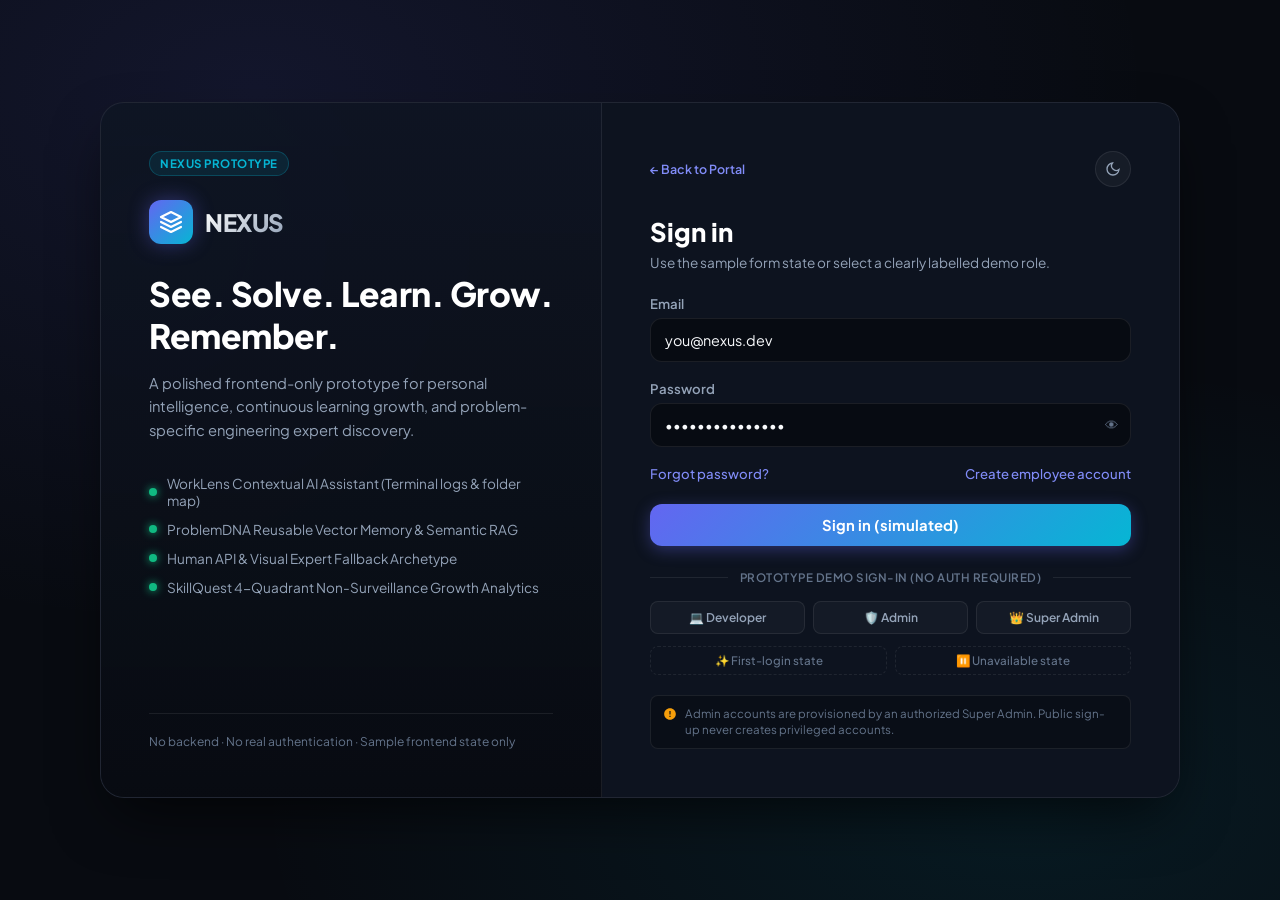
<file: web_ui/login.html>
<!DOCTYPE html>
<html lang="en">
<head>
  <meta charset="UTF-8">
  <meta name="viewport" content="width=device-width, initial-scale=1.0">
  <title>Sign In | NEXUS</title>
  <meta name="description" content="NEXUS - Personal Intelligence & Growth Network Prototype Sign-In">
  <link rel="preconnect" href="https://fonts.googleapis.com">
  <link rel="preconnect" href="https://fonts.gstatic.com" crossorigin>
  <link href="https://fonts.googleapis.com/css2?family=Plus+Jakarta+Sans:wght@300;400;500;600;700;800&family=JetBrains+Mono:wght@400;500;600&display=swap" rel="stylesheet">
  <style>
    :root {
      --bg-deep: #080b11;
      --bg-surface: #0e1422;
      --bg-card: rgba(17, 24, 39, 0.85);
      --border-subtle: rgba(255, 255, 255, 0.08);
      --border-active: rgba(99, 102, 241, 0.5);
      
      --text-primary: #f8fafc;
      --text-secondary: #94a3b8;
      --text-muted: #64748b;
      --text-accent: #818cf8;

      --accent-primary: #6366f1;
      --accent-cyan: #06b6d4;
      --accent-emerald: #10b981;
      --accent-amber: #f59e0b;
      --accent-rose: #f43f5e;

      --gradient-brand: linear-gradient(135deg, #6366f1 0%, #06b6d4 100%);
      --radius-sm: 8px;
      --radius-md: 12px;
      --radius-lg: 16px;
      --radius-xl: 24px;

      --font-sans: 'Plus Jakarta Sans', -apple-system, BlinkMacSystemFont, sans-serif;
      --font-mono: 'JetBrains Mono', monospace;
    }

    * {
      box-sizing: border-box;
      margin: 0;
      padding: 0;
    }

    body {
      background-color: var(--bg-deep);
      color: var(--text-primary);
      font-family: var(--font-sans);
      min-height: 100vh;
      display: flex;
      align-items: center;
      justify-content: center;
      padding: 20px;
      background-image: 
        radial-gradient(ellipse 70% 60% at 20% 10%, rgba(99, 102, 241, 0.12), transparent),
        radial-gradient(ellipse 60% 50% at 80% 90%, rgba(6, 182, 212, 0.09), transparent);
    }

    .auth-wrapper {
      max-width: 1080px;
      width: 100%;
      min-height: 640px;
      display: grid;
      grid-template-columns: 1fr 1.15fr;
      border-radius: var(--radius-xl);
      border: 1px solid var(--border-subtle);
      background: var(--bg-surface);
      overflow: hidden;
      box-shadow: 0 25px 60px -15px rgba(0, 0, 0, 0.7);
    }

    @media (max-width: 860px) {
      .auth-wrapper {
        grid-template-columns: 1fr;
      }
      .brand-side {
        display: none;
      }
    }

    /* Left Brand Showcase Panel */
    .brand-side {
      background: linear-gradient(180deg, rgba(14, 20, 34, 0.95), rgba(8, 11, 17, 0.98)),
                  radial-gradient(circle at 10% 20%, rgba(99, 102, 241, 0.25), transparent 45%);
      padding: 48px;
      display: flex;
      flex-direction: column;
      justify-content: space-between;
      border-right: 1px solid var(--border-subtle);
      position: relative;
    }

    .brand-badge {
      display: inline-flex;
      align-items: center;
      gap: 6px;
      font-size: 0.72rem;
      font-weight: 700;
      color: var(--accent-cyan);
      background: rgba(6, 182, 212, 0.1);
      border: 1px solid rgba(6, 182, 212, 0.25);
      padding: 4px 10px;
      border-radius: 9999px;
      letter-spacing: 0.5px;
      text-transform: uppercase;
      width: fit-content;
      margin-bottom: 24px;
    }

    .brand-logo-lockup {
      display: flex;
      align-items: center;
      gap: 12px;
      margin-bottom: 28px;
    }

    .brand-icon {
      width: 44px;
      height: 44px;
      border-radius: var(--radius-md);
      background: var(--gradient-brand);
      display: flex;
      align-items: center;
      justify-content: center;
      box-shadow: 0 0 20px rgba(99, 102, 241, 0.4);
    }

    .brand-icon svg {
      width: 24px;
      height: 24px;
      fill: white;
    }

    .brand-name {
      font-size: 1.5rem;
      font-weight: 800;
      letter-spacing: -0.5px;
      background: linear-gradient(135deg, #ffffff, #94a3b8);
      -webkit-background-clip: text;
      -webkit-text-fill-color: transparent;
    }

    .brand-headline {
      font-size: 2.1rem;
      font-weight: 800;
      line-height: 1.25;
      letter-spacing: -0.5px;
      color: #ffffff;
      margin-bottom: 16px;
    }

    .brand-description {
      font-size: 0.92rem;
      line-height: 1.6;
      color: var(--text-secondary);
      margin-bottom: 32px;
    }

    .feature-list {
      display: flex;
      flex-direction: column;
      gap: 12px;
    }

    .feature-item {
      display: flex;
      align-items: center;
      gap: 10px;
      font-size: 0.85rem;
      color: var(--text-secondary);
    }

    .feature-dot {
      width: 8px;
      height: 8px;
      border-radius: 50%;
      background: var(--accent-emerald);
      box-shadow: 0 0 8px var(--accent-emerald);
    }

    .brand-footer {
      font-size: 0.75rem;
      color: var(--text-muted);
      border-top: 1px solid var(--border-subtle);
      padding-top: 20px;
    }

    /* Right Sign-in Form Panel */
    .form-side {
      background: rgba(14, 19, 31, 0.7);
      padding: 48px;
      display: flex;
      flex-direction: column;
      justify-content: center;
      position: relative;
    }

    .top-actions {
      display: flex;
      justify-content: space-between;
      align-items: center;
      margin-bottom: 28px;
    }

    .theme-toggle {
      width: 36px;
      height: 36px;
      border-radius: 50%;
      border: 1px solid var(--border-subtle);
      background: rgba(255, 255, 255, 0.04);
      color: var(--text-secondary);
      display: flex;
      align-items: center;
      justify-content: center;
      cursor: pointer;
      transition: all 0.2s ease;
    }

    .theme-toggle:hover {
      background: rgba(255, 255, 255, 0.1);
      color: var(--text-primary);
    }

    .form-title {
      font-size: 1.6rem;
      font-weight: 800;
      color: #ffffff;
      margin-bottom: 6px;
    }

    .form-sub {
      font-size: 0.85rem;
      color: var(--text-secondary);
      margin-bottom: 24px;
    }

    .input-group {
      margin-bottom: 18px;
    }

    .input-label {
      display: block;
      font-size: 0.825rem;
      font-weight: 600;
      color: var(--text-secondary);
      margin-bottom: 6px;
    }

    .input-box {
      width: 100%;
      background: rgba(8, 11, 17, 0.85);
      border: 1px solid var(--border-subtle);
      border-radius: var(--radius-md);
      padding: 12px 14px;
      color: var(--text-primary);
      font-family: var(--font-sans);
      font-size: 0.9rem;
      transition: all 0.2s ease;
    }

    .input-box:focus {
      outline: none;
      border-color: var(--accent-primary);
      box-shadow: 0 0 0 3px rgba(99, 102, 241, 0.25);
    }

    .password-wrapper {
      position: relative;
    }

    .eye-toggle {
      position: absolute;
      right: 12px;
      top: 50%;
      transform: translateY(-50%);
      background: transparent;
      border: none;
      color: var(--text-muted);
      cursor: pointer;
      font-size: 0.85rem;
    }

    .form-links {
      display: flex;
      justify-content: space-between;
      align-items: center;
      margin-bottom: 22px;
      font-size: 0.825rem;
    }

    .form-links a {
      color: var(--text-accent);
      text-decoration: none;
      font-weight: 500;
      transition: color 0.15s ease;
    }

    .form-links a:hover {
      color: var(--accent-cyan);
      text-decoration: underline;
    }

    .btn-submit {
      width: 100%;
      padding: 12px;
      border-radius: var(--radius-md);
      border: none;
      background: var(--gradient-brand);
      color: white;
      font-family: var(--font-sans);
      font-size: 0.925rem;
      font-weight: 700;
      cursor: pointer;
      transition: all 0.2s cubic-bezier(0.16, 1, 0.3, 1);
      box-shadow: 0 4px 16px rgba(99, 102, 241, 0.35);
    }

    .btn-submit:hover {
      transform: translateY(-1px);
      box-shadow: 0 6px 24px rgba(99, 102, 241, 0.5);
    }

    /* Demo Quick Sign-in Section (Frontend Only) */
    .divider {
      display: flex;
      align-items: center;
      margin: 24px 0 16px;
      color: var(--text-muted);
      font-size: 0.725rem;
      font-weight: 600;
      letter-spacing: 0.5px;
      text-transform: uppercase;
    }

    .divider::before, .divider::after {
      content: '';
      flex: 1;
      height: 1px;
      background: var(--border-subtle);
    }

    .divider span {
      padding: 0 12px;
    }

    .demo-role-grid {
      display: grid;
      grid-template-columns: repeat(3, 1fr);
      gap: 8px;
      margin-bottom: 12px;
    }

    .btn-role {
      padding: 8px 10px;
      border-radius: var(--radius-sm);
      border: 1px solid var(--border-subtle);
      background: rgba(255, 255, 255, 0.03);
      color: var(--text-secondary);
      font-family: var(--font-sans);
      font-size: 0.75rem;
      font-weight: 600;
      cursor: pointer;
      transition: all 0.15s ease;
      text-align: center;
      white-space: nowrap;
    }

    .btn-role:hover {
      background: rgba(99, 102, 241, 0.12);
      border-color: rgba(99, 102, 241, 0.4);
      color: var(--text-primary);
    }

    .state-toggle-grid {
      display: grid;
      grid-template-columns: 1fr 1fr;
      gap: 8px;
      margin-bottom: 20px;
    }

    .btn-state {
      padding: 6px 10px;
      border-radius: var(--radius-sm);
      border: 1px dashed var(--border-subtle);
      background: transparent;
      color: var(--text-muted);
      font-family: var(--font-sans);
      font-size: 0.725rem;
      font-weight: 500;
      cursor: pointer;
      transition: all 0.15s ease;
    }

    .btn-state:hover {
      border-color: var(--accent-cyan);
      color: var(--accent-cyan);
    }

    .disclaimer-box {
      font-size: 0.72rem;
      color: var(--text-muted);
      line-height: 1.4;
      background: rgba(0, 0, 0, 0.25);
      padding: 10px 12px;
      border-radius: var(--radius-sm);
      border: 1px solid var(--border-subtle);
      display: flex;
      align-items: flex-start;
      gap: 8px;
    }

    .disclaimer-box svg {
      width: 14px;
      height: 14px;
      fill: var(--accent-amber);
      flex-shrink: 0;
      margin-top: 1px;
    }

    /* Notification Toast */
    .toast-msg {
      display: none;
      position: absolute;
      top: 20px;
      left: 50%;
      transform: translateX(-50%);
      background: rgba(16, 185, 129, 0.95);
      color: #042f24;
      font-weight: 700;
      font-size: 0.8rem;
      padding: 8px 16px;
      border-radius: 9999px;
      box-shadow: 0 4px 16px rgba(16, 185, 129, 0.4);
      z-index: 50;
    }
  </style>
</head>
<body>
  <div class="auth-wrapper">
    <!-- Left Showcase Side -->
    <div class="brand-side">
      <div>
        <div class="brand-badge">NEXUS PROTOTYPE</div>
        <div class="brand-logo-lockup">
          <div class="brand-icon">
            <svg viewBox="0 0 24 24">
              <path d="M12 2L2 7l10 5 10-5-10-5zM2 17l10 5 10-5M2 12l10 5 10-5" stroke="white" stroke-width="2.2" fill="none" stroke-linecap="round" stroke-linejoin="round"/>
            </svg>
          </div>
          <span class="brand-name">NEXUS</span>
        </div>
        <h2 class="brand-headline">See. Solve. Learn. Grow. Remember.</h2>
        <p class="brand-description">
          A polished frontend-only prototype for personal intelligence, continuous learning growth, and problem-specific engineering expert discovery.
        </p>

        <div class="feature-list">
          <div class="feature-item">
            <span class="feature-dot"></span>
            <span>WorkLens Contextual AI Assistant (Terminal logs & folder map)</span>
          </div>
          <div class="feature-item">
            <span class="feature-dot"></span>
            <span>ProblemDNA Reusable Vector Memory & Semantic RAG</span>
          </div>
          <div class="feature-item">
            <span class="feature-dot"></span>
            <span>Human API & Visual Expert Fallback Archetype</span>
          </div>
          <div class="feature-item">
            <span class="feature-dot"></span>
            <span>SkillQuest 4-Quadrant Non-Surveillance Growth Analytics</span>
          </div>
        </div>
      </div>

      <div class="brand-footer">
        No backend · No real authentication · Sample frontend state only
      </div>
    </div>

    <!-- Right Login Form Side -->
    <div class="form-side">
      <div id="toastMessage" class="toast-msg">Redirecting to NEXUS Portal...</div>

      <div class="top-actions">
        <a href="/" style="font-size: 0.78rem; color: var(--text-accent); text-decoration: none; font-weight: 600; display: flex; align-items: center; gap: 4px;">
          ← Back to Portal
        </a>
        <button class="theme-toggle" id="themeToggleBtn" title="Toggle Theme">
          <svg width="16" height="16" viewBox="0 0 24 24" fill="none" stroke="currentColor" stroke-width="2">
            <path d="M21 12.79A9 9 0 1 1 11.21 3 7 7 0 0 0 21 12.79z"></path>
          </svg>
        </button>
      </div>

      <h2 class="form-title">Sign in</h2>
      <p class="form-sub">Use the sample form state or select a clearly labelled demo role.</p>

      <form id="loginForm">
        <div class="input-group">
          <label class="input-label" for="loginEmail">Email</label>
          <input type="email" id="loginEmail" class="input-box" value="you@nexus.dev" placeholder="you@nexus.dev" required>
        </div>

        <div class="input-group">
          <label class="input-label" for="loginPassword">Password</label>
          <div class="password-wrapper">
            <input type="password" id="loginPassword" class="input-box" value="DemoPassword123" placeholder="Demo password" required>
            <button type="button" class="eye-toggle" id="togglePasswordBtn">👁</button>
          </div>
        </div>

        <div class="form-links">
          <a href="#" id="linkForgotPassword">Forgot password?</a>
          <a href="#" id="linkSignup">Create employee account</a>
        </div>

        <button type="submit" class="btn-submit" id="btnSignInSubmit">
          Sign in (simulated)
        </button>
      </form>

      <!-- Demo Quick Role Sign-in (Frontend State Only) -->
      <div class="divider">
        <span>Prototype Demo Sign-In (no auth required)</span>
      </div>

      <div class="demo-role-grid">
        <button type="button" class="btn-role" id="btnDemoDeveloper">
          💻 Developer
        </button>
        <button type="button" class="btn-role" id="btnDemoAdmin">
          🛡️ Admin
        </button>
        <button type="button" class="btn-role" id="btnDemoSuperAdmin">
          👑 Super Admin
        </button>
      </div>

      <div class="state-toggle-grid">
        <button type="button" class="btn-state" id="btnStateFirstLogin">
          ✨ First-login state
        </button>
        <button type="button" class="btn-state" id="btnStateUnavailable">
          ⏸️ Unavailable state
        </button>
      </div>

      <div class="disclaimer-box">
        <svg viewBox="0 0 24 24">
          <path d="M12 2C6.48 2 2 6.48 2 12s4.48 10 10 10 10-4.48 10-10S17.52 2 12 2zm1 15h-2v-2h2v2zm0-4h-2V7h2v6z"/>
        </svg>
        <span>Admin accounts are provisioned by an authorized Super Admin. Public sign-up never creates privileged accounts.</span>
      </div>
    </div>
  </div>

  <script>
    // Frontend-only Simulated Authentication Logic
    const form = document.getElementById("loginForm");
    const emailInput = document.getElementById("loginEmail");
    const passwordInput = document.getElementById("loginPassword");
    const toggleEye = document.getElementById("togglePasswordBtn");
    const toast = document.getElementById("toastMessage");

    // Show/Hide password toggle
    toggleEye.addEventListener("click", () => {
      if (passwordInput.type === "password") {
        passwordInput.type = "text";
        toggleEye.textContent = "🔒";
      } else {
        passwordInput.type = "password";
        toggleEye.textContent = "👁";
      }
    });

    function simulateLoginSuccess(role, state = "standard") {
      localStorage.setItem("nexus_user_role", role);
      localStorage.setItem("nexus_user_email", emailInput.value);
      localStorage.setItem("nexus_ui_state", state);

      toast.style.display = "block";
      toast.textContent = `Signed in as ${role} (${state} state) → Opening NEXUS Portal...`;

      setTimeout(() => {
        window.location.href = "/";
      }, 700);
    }

    form.addEventListener("submit", (e) => {
      e.preventDefault();
      simulateLoginSuccess("Developer", "standard");
    });

    // Quick demo role buttons
    document.getElementById("btnDemoDeveloper").addEventListener("click", () => {
      emailInput.value = "developer@nexus.dev";
      simulateLoginSuccess("Developer demo");
    });

    document.getElementById("btnDemoAdmin").addEventListener("click", () => {
      emailInput.value = "admin@nexus.dev";
      simulateLoginSuccess("Admin demo");
    });

    document.getElementById("btnDemoSuperAdmin").addEventListener("click", () => {
      emailInput.value = "superadmin@nexus.dev";
      simulateLoginSuccess("Super Admin demo");
    });

    // Simulated states
    document.getElementById("btnStateFirstLogin").addEventListener("click", () => {
      emailInput.value = "newhire@nexus.dev";
      simulateLoginSuccess("New Developer", "first-login");
    });

    document.getElementById("btnStateUnavailable").addEventListener("click", () => {
      emailInput.value = "oncall@nexus.dev";
      simulateLoginSuccess("On-Call Developer", "unavailable");
    });

    document.getElementById("linkForgotPassword").addEventListener("click", (e) => {
      e.preventDefault();
      alert("Prototype Notice: Password reset flow is simulated. You can use any demo password or click one of the demo role buttons below!");
    });

    document.getElementById("linkSignup").addEventListener("click", (e) => {
      e.preventDefault();
      alert("Prototype Notice: Self-service employee signup is simulated. Use 'Developer demo' or 'First-login state' to explore the onboarding experience.");
    });
  </script>
</body>
</html>
</file>
